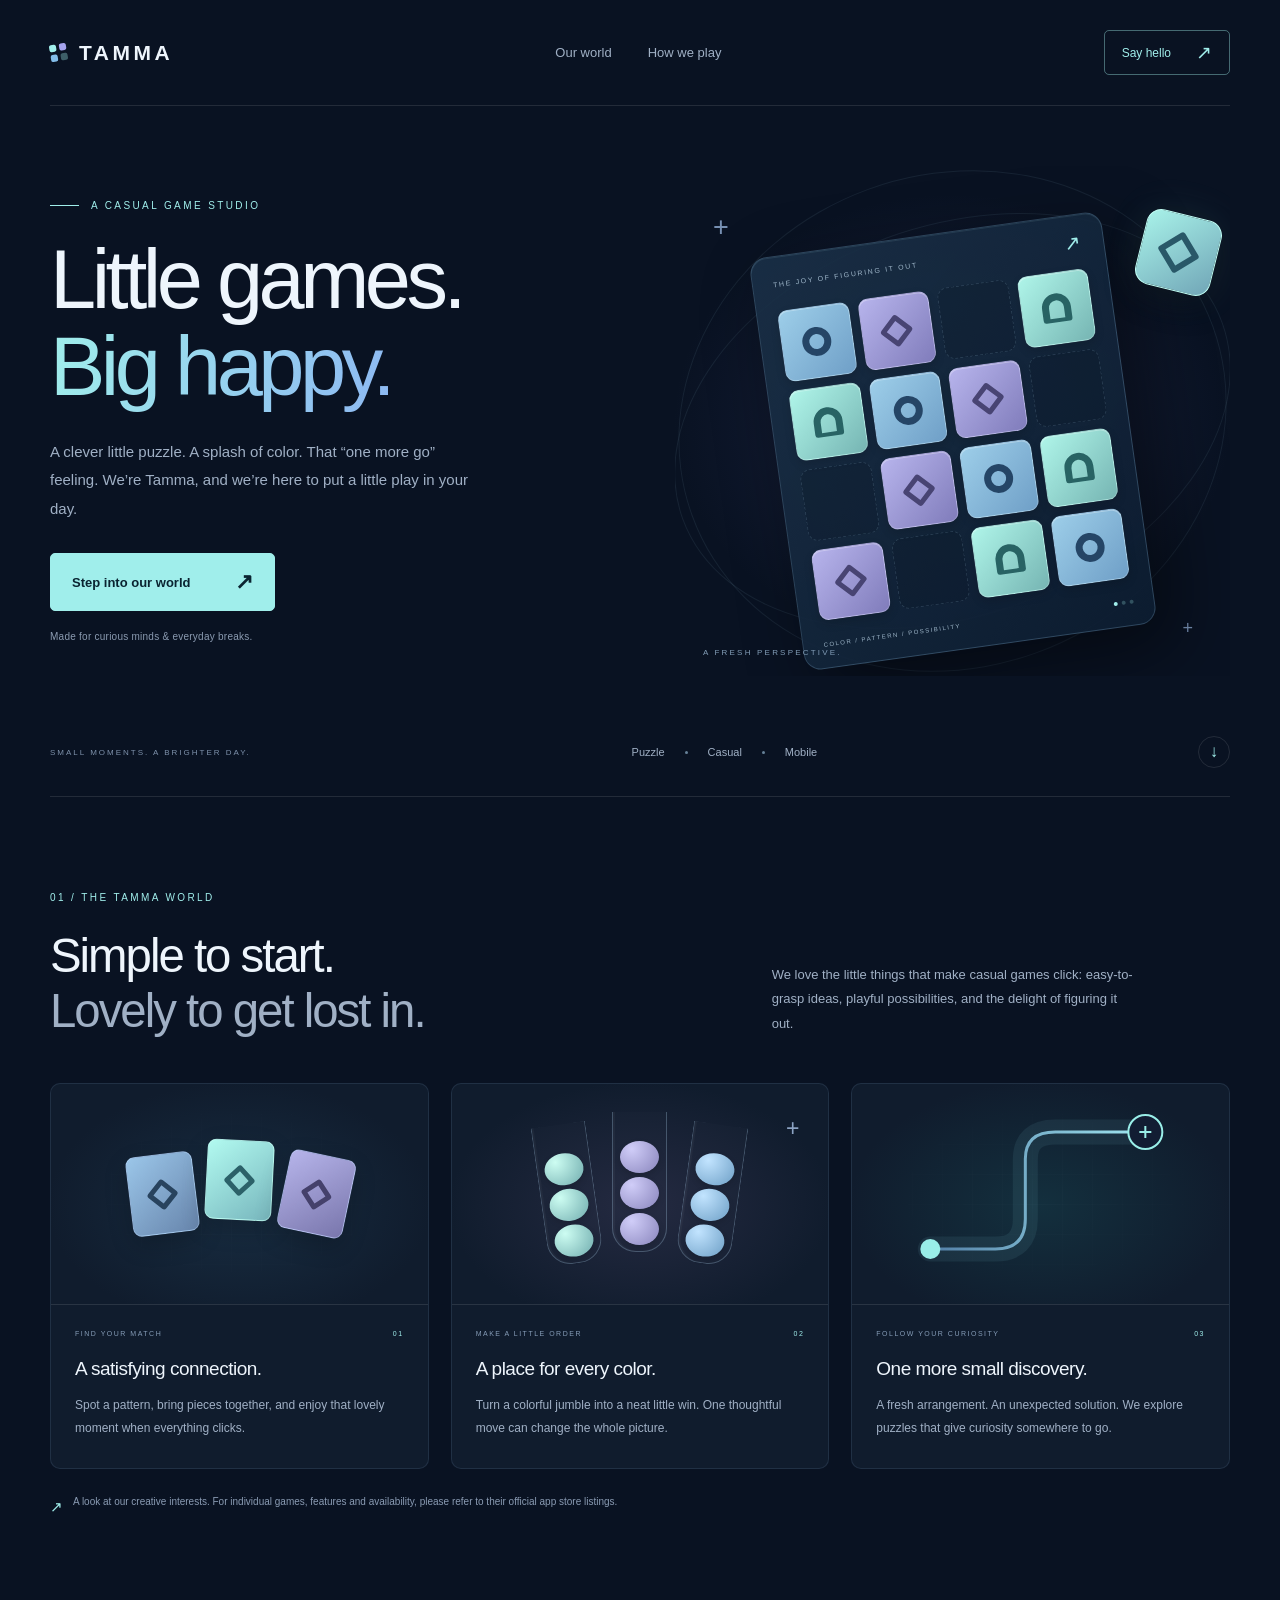
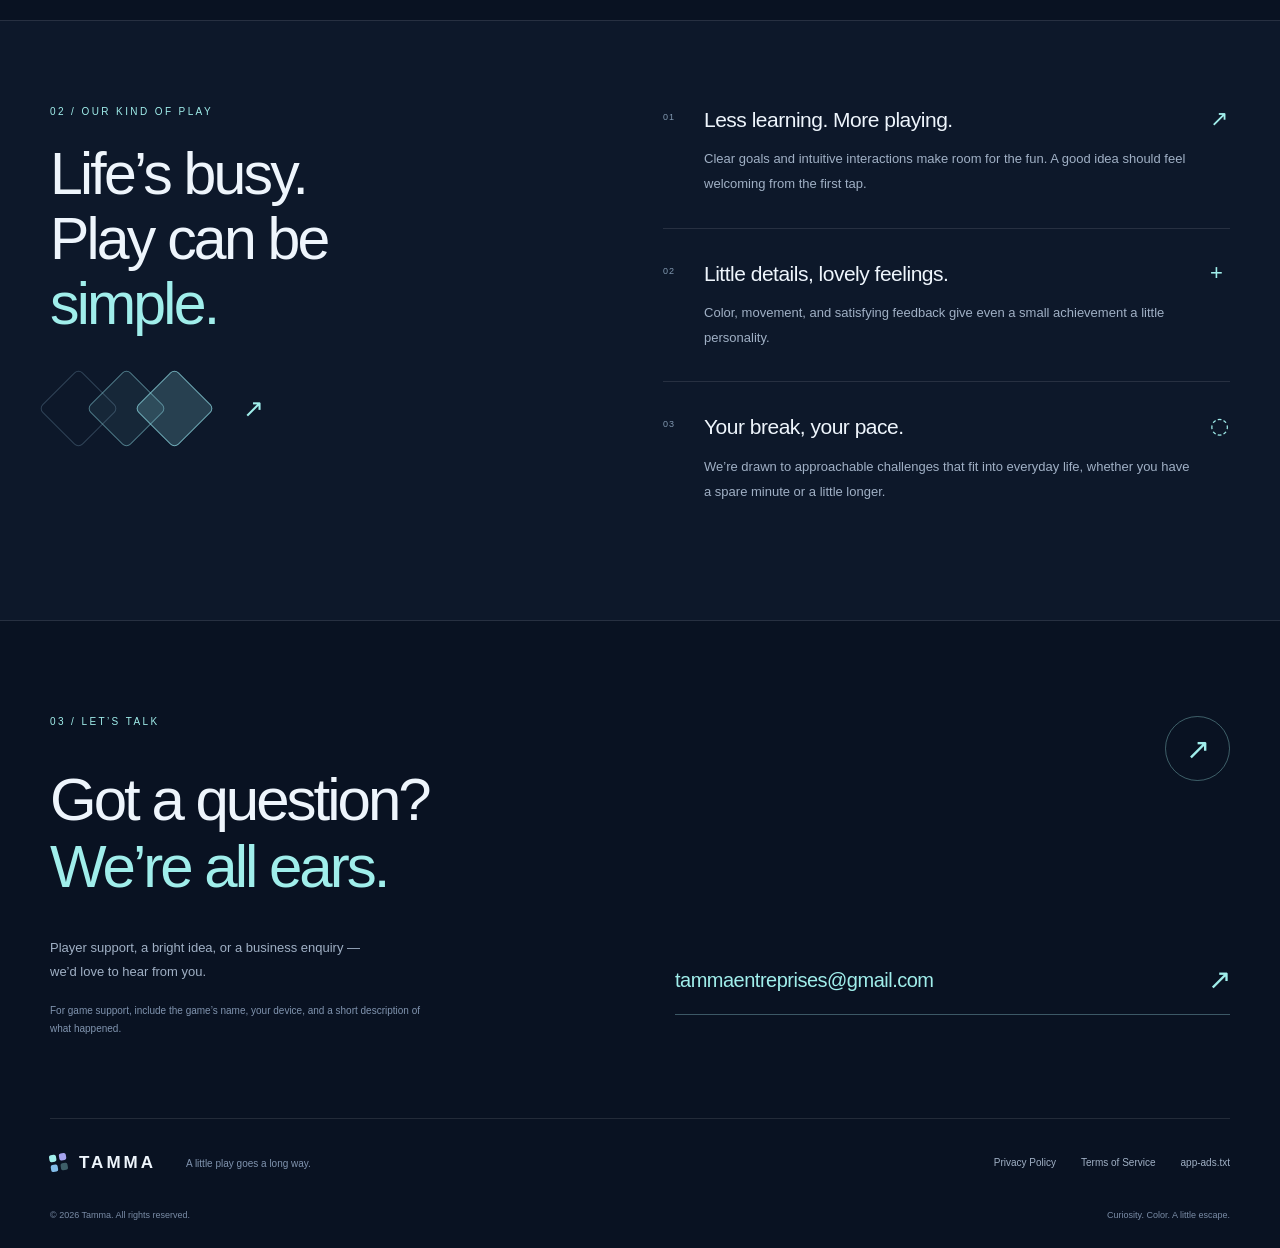
<file: index.html>
<!doctype html><html lang="en"><head><meta charset="utf-8"><meta name="viewport" content="width=device-width,initial-scale=1"><meta name="theme-color" content="#091222"><title>Tamma — A little play goes a long way</title><meta name="description" content="Welcome to Tamma. A casual game studio exploring colorful puzzles, satisfying little challenges, and feel-good moments for your everyday."><link rel="canonical" href="https://tammannn.xyz/"><meta property="og:title" content="Tamma — A little play goes a long way"><meta property="og:description" content="Colorful puzzles. Small discoveries. A brighter little break."><meta property="og:type" content="website"><meta property="og:url" content="https://tammannn.xyz/"><link rel="icon" href="/favicon.svg" type="image/svg+xml"><link rel="stylesheet" href="/style.css"></head><body><a class="skip" href="#main">Skip to content</a><header class="site-header wrap"><a class="brand" href="/" aria-label="Tamma home"><span class="brand-mark" aria-hidden="true"><i></i><i></i><i></i><i></i></span>TAMMA</a><nav aria-label="Main navigation"><a href="/#world">Our world</a><a href="/#approach">How we play</a></nav><a class="header-contact" href="/#contact">Say hello <span aria-hidden="true">↗</span></a></header>
<main id="main">
<section class="hero wrap"><div class="hero-copy"><p class="eyebrow"><span class="tiny-line"></span>A CASUAL GAME STUDIO</p><h1>Little games.<br><span>Big happy.</span></h1><p class="hero-description">A clever little puzzle. A splash of color. That “one more go” feeling. We’re Tamma, and we’re here to put a little play in your day.</p><a class="button" href="#world">Step into our world <span aria-hidden="true">↗</span></a><p class="hero-footnote">Made for curious minds &amp; everyday breaks.</p></div>
<div class="hero-art" role="img" aria-label="An illuminated blue, aqua and lavender puzzle board made of circles, diamonds and arches"><div class="art-glow"></div><div class="orbit orbit-outer"></div><div class="orbit orbit-inner"></div><span class="art-cross cross-one" aria-hidden="true">+</span><span class="art-cross cross-two" aria-hidden="true">+</span><div class="board-frame"><div class="board-label"><span>THE JOY OF FIGURING IT OUT</span><span aria-hidden="true">↗</span></div><div class="puzzle-board"><span class="puzzle-tile sky"><i class="glyph circle"></i></span><span class="puzzle-tile lilac"><i class="glyph diamond"></i></span><span class="puzzle-tile empty"><i class="glyph "></i></span><span class="puzzle-tile aqua"><i class="glyph arch"></i></span><span class="puzzle-tile aqua"><i class="glyph arch"></i></span><span class="puzzle-tile sky"><i class="glyph circle"></i></span><span class="puzzle-tile lilac"><i class="glyph diamond"></i></span><span class="puzzle-tile empty"><i class="glyph "></i></span><span class="puzzle-tile empty"><i class="glyph "></i></span><span class="puzzle-tile lilac"><i class="glyph diamond"></i></span><span class="puzzle-tile sky"><i class="glyph circle"></i></span><span class="puzzle-tile aqua"><i class="glyph arch"></i></span><span class="puzzle-tile lilac"><i class="glyph diamond"></i></span><span class="puzzle-tile empty"><i class="glyph "></i></span><span class="puzzle-tile aqua"><i class="glyph arch"></i></span><span class="puzzle-tile sky"><i class="glyph circle"></i></span></div><div class="board-bottom"><span>COLOR / PATTERN / POSSIBILITY</span><span class="three-dots" aria-hidden="true"><i></i><i></i><i></i></span></div></div><div class="floating-tile"><i class="glyph diamond"></i></div><span class="art-note">A FRESH PERSPECTIVE.</span></div></section>
<div class="hero-meta wrap"><span>SMALL MOMENTS. A BRIGHTER DAY.</span><div><span>Puzzle</span><i></i><span>Casual</span><i></i><span>Mobile</span></div><a href="#world" aria-label="Explore our creative focus"><span aria-hidden="true">↓</span></a></div>
<section class="world-section wrap" id="world"><div class="section-heading"><div><p class="eyebrow">01 / THE TAMMA WORLD</p><h2>Simple to start.<br><span>Lovely to get lost in.</span></h2></div><p>We love the little things that make casual games click: easy-to-grasp ideas, playful possibilities, and the delight of figuring it out.</p></div>
<div class="focus-grid"><article class="focus-card"><div class="focus-art match-art" aria-hidden="true"><span><i class="glyph diamond"></i></span><span><i class="glyph diamond"></i></span><span><i class="glyph diamond"></i></span><div class="art-grid"></div></div><div class="card-copy"><p class="card-number">FIND YOUR MATCH <span>01</span></p><h3>A satisfying connection.</h3><p>Spot a pattern, bring pieces together, and enjoy that lovely moment when everything clicks.</p></div></article>
<article class="focus-card"><div class="focus-art sort-art" aria-hidden="true"><div><i></i><i></i><i></i></div><div><i></i><i></i><i></i></div><div><i></i><i></i><i></i></div><span class="sort-spark">+</span></div><div class="card-copy"><p class="card-number">MAKE A LITTLE ORDER <span>02</span></p><h3>A place for every color.</h3><p>Turn a colorful jumble into a neat little win. One thoughtful move can change the whole picture.</p></div></article>
<article class="focus-card"><div class="focus-art discover-art" aria-hidden="true"><svg viewBox="0 0 320 220"><defs><linearGradient id="route-color" x1="0" x2="1"><stop stop-color="#537fa7"/><stop offset="1" stop-color="#a1e8f2"/></linearGradient></defs><path class="route-shadow" d="M50 165 H115 Q145 165 145 135 V75 Q145 48 175 48 H265"/><path class="route-main" d="M50 165 H115 Q145 165 145 135 V75 Q145 48 175 48 H265"/><circle cx="50" cy="165" r="10" fill="#99eee8"/><circle cx="265" cy="48" r="17" fill="#121d33" stroke="#99eee8" stroke-width="2"/><path d="M259 48 H271 M265 42 V54" stroke="#99eee8" stroke-width="2"/></svg><div class="art-grid"></div></div><div class="card-copy"><p class="card-number">FOLLOW YOUR CURIOSITY <span>03</span></p><h3>One more small discovery.</h3><p>A fresh arrangement. An unexpected solution. We explore puzzles that give curiosity somewhere to go.</p></div></article></div><p class="availability-note"><span aria-hidden="true">↗</span> A look at our creative interests. For individual games, features and availability, please refer to their official app store listings.</p></section>
<section class="approach-section" id="approach"><div class="wrap approach-grid"><div class="approach-title"><p class="eyebrow">02 / OUR KIND OF PLAY</p><h2>Life’s busy.<br>Play can be<br><span>simple.</span></h2><div class="approach-graphic" aria-hidden="true"><span></span><span></span><span></span><i>↗</i></div></div><div class="principles"><article><span class="principle-number">01</span><div><h3>Less learning. More playing.</h3><p>Clear goals and intuitive interactions make room for the fun. A good idea should feel welcoming from the first tap.</p></div><span class="principle-icon" aria-hidden="true">↗</span></article><article><span class="principle-number">02</span><div><h3>Little details, lovely feelings.</h3><p>Color, movement, and satisfying feedback give even a small achievement a little personality.</p></div><span class="principle-icon" aria-hidden="true">+</span></article><article><span class="principle-number">03</span><div><h3>Your break, your pace.</h3><p>We’re drawn to approachable challenges that fit into everyday life, whether you have a spare minute or a little longer.</p></div><span class="principle-icon" aria-hidden="true">◌</span></article></div></div></section>
<section class="contact-section wrap" id="contact"><div class="contact-top"><p class="eyebrow">03 / LET’S TALK</p><span class="contact-orbit" aria-hidden="true">↗</span></div><h2>Got a question?<br><span>We’re all ears.</span></h2><div class="contact-bottom"><div><p>Player support, a bright idea, or a business enquiry —<br class="desktop-break"> we’d love to hear from you.</p><p class="support-note">For game support, include the game’s name, your device, and a short description of what happened.</p></div><a class="email-link" href="mailto:tammaentreprises@gmail.com">tammaentreprises@gmail.com <span aria-hidden="true">↗</span></a></div></section>
</main><footer class="site-footer wrap"><div class="footer-top"><a class="brand" href="/" aria-label="Tamma home"><span class="brand-mark" aria-hidden="true"><i></i><i></i><i></i><i></i></span>TAMMA</a><p>A little play goes a long way.</p><nav aria-label="Legal and advertising information"><a href="/privacy-policy/">Privacy Policy</a><a href="/terms-of-service/">Terms of Service</a><a href="/app-ads.txt">app-ads.txt</a></nav></div><div class="footer-bottom"><span>© 2026 Tamma. All rights reserved.</span><span>Curiosity. Color. A little escape.</span></div></footer></body></html>
</file>
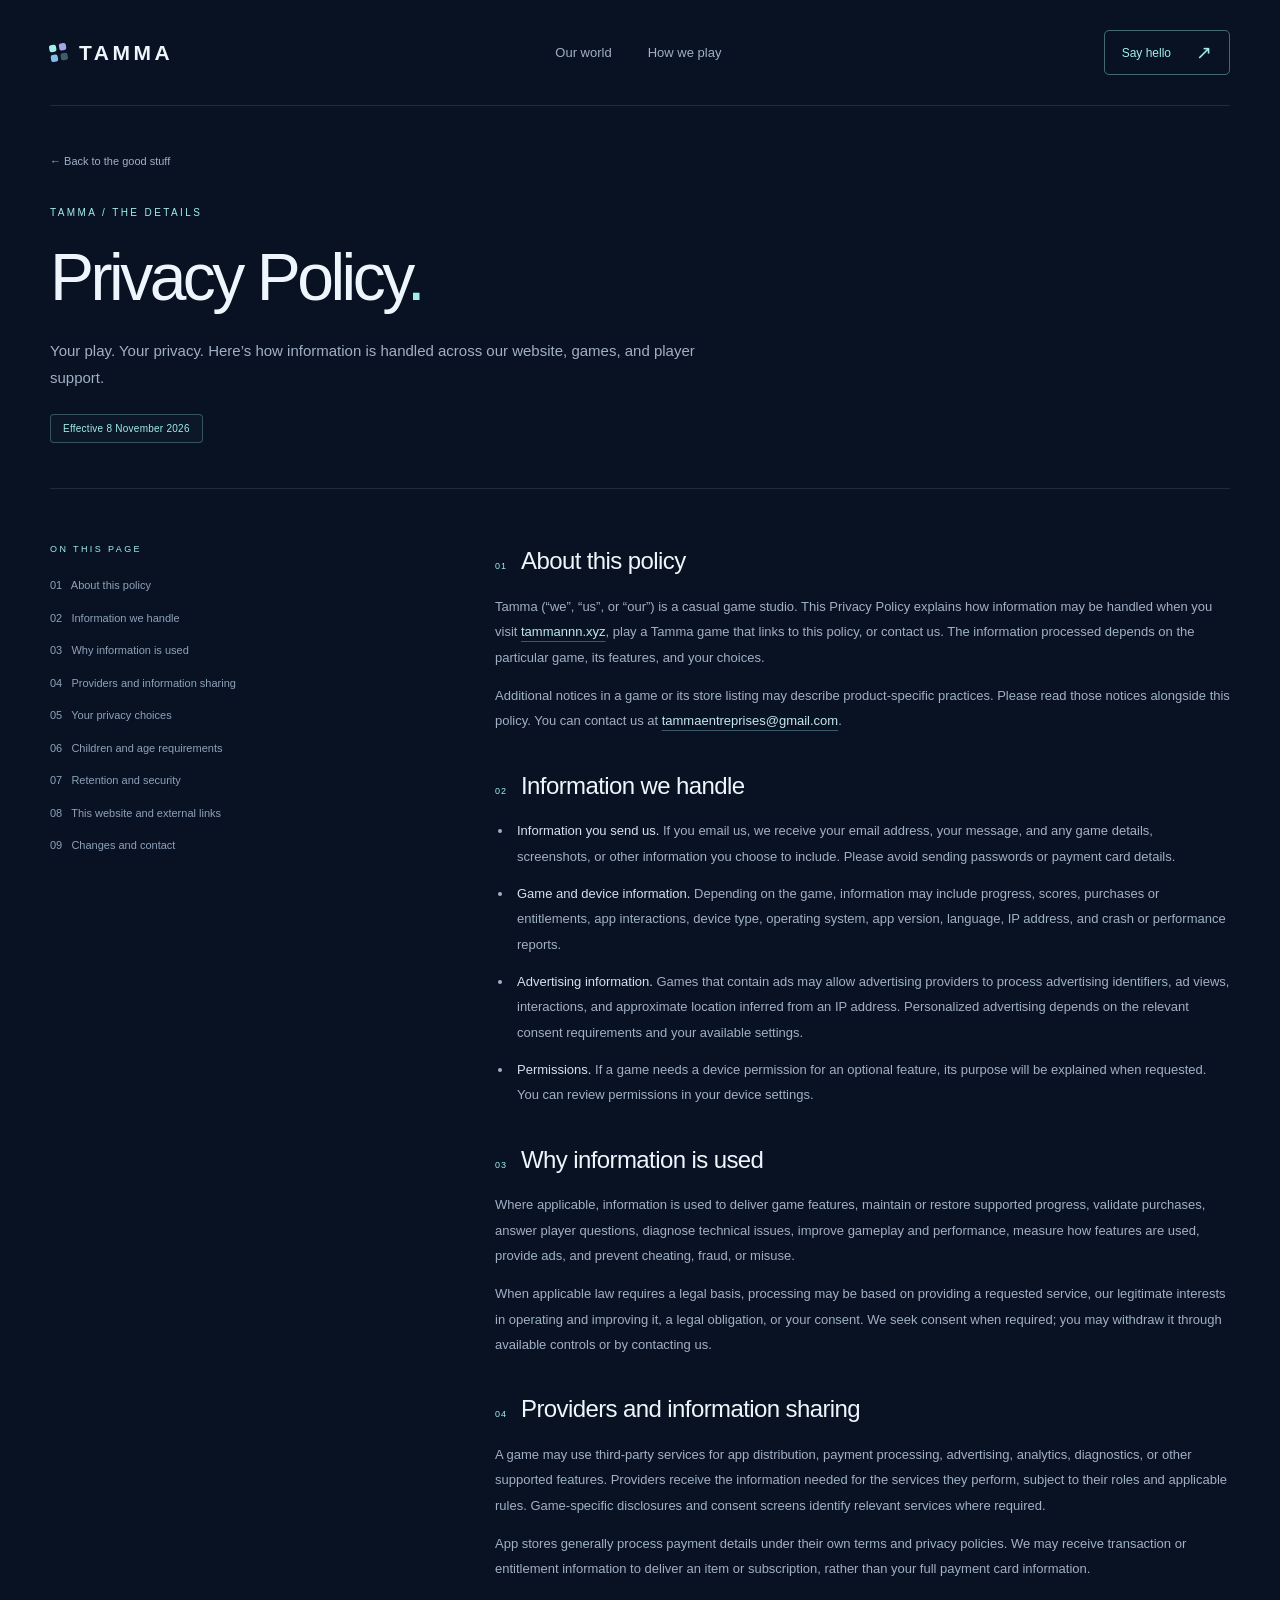
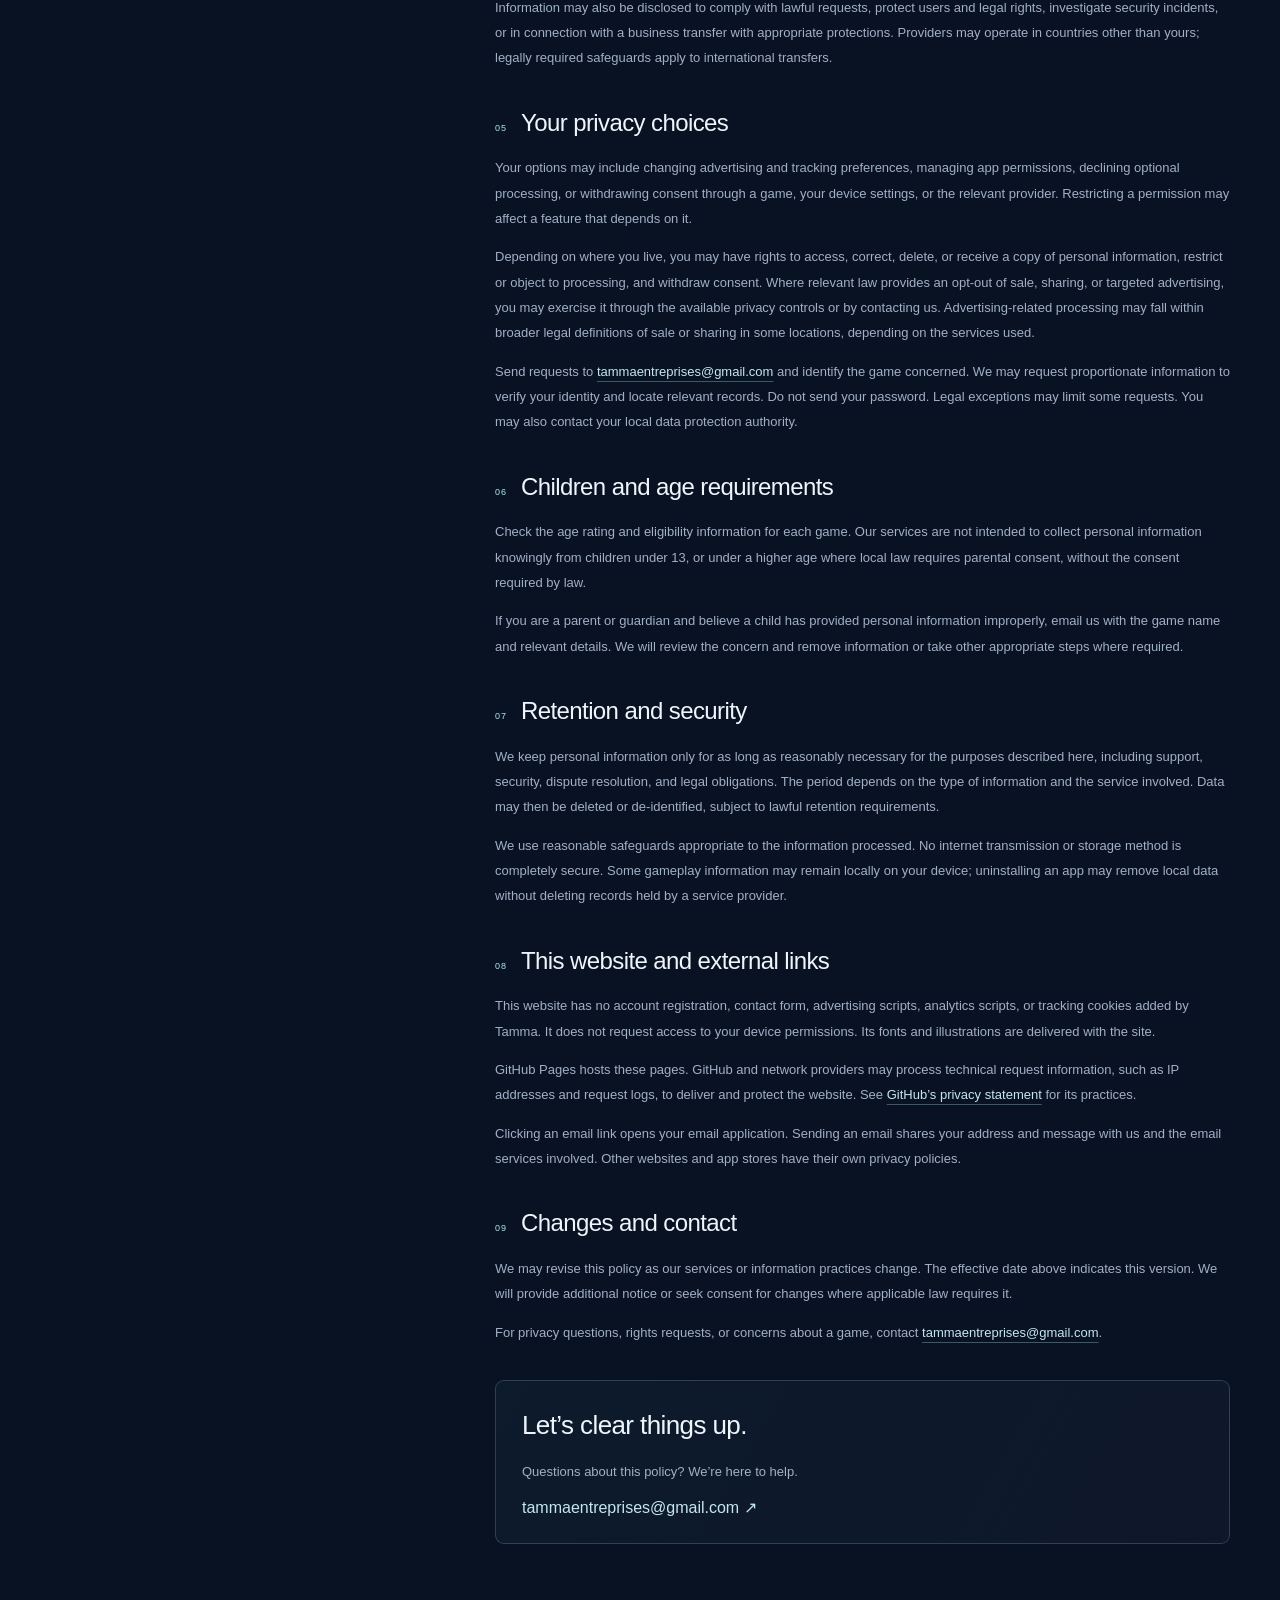
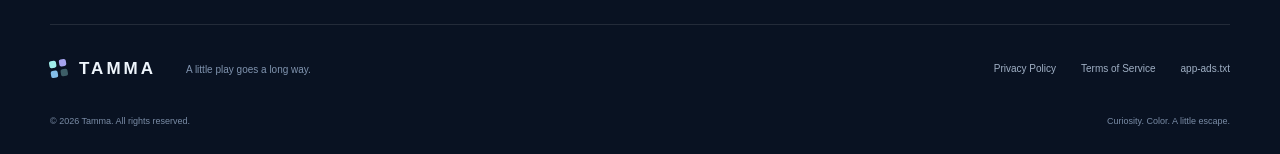
<file: privacy-policy/index.html>
<!doctype html><html lang="en"><head><meta charset="utf-8"><meta name="viewport" content="width=device-width, initial-scale=1"><meta name="theme-color" content="#091222"><title>Privacy Policy | Tamma</title><meta name="description" content="Your play. Your privacy. Here’s how information is handled across our website, games, and player support."><link rel="canonical" href="https://tammannn.xyz/privacy-policy/"><link rel="icon" href="/favicon.svg" type="image/svg+xml"><link rel="stylesheet" href="/style.css"></head><body><a class="skip" href="#main">Skip to content</a><header class="site-header wrap"><a class="brand" href="/" aria-label="Tamma home"><span class="brand-mark" aria-hidden="true"><i></i><i></i><i></i><i></i></span>TAMMA</a><nav aria-label="Main navigation"><a href="/#world">Our world</a><a href="/#approach">How we play</a></nav><a class="header-contact" href="/#contact">Say hello <span aria-hidden="true">↗</span></a></header><main id="main"><div class="legal-hero wrap"><a class="back-link" href="/">← Back to the good stuff</a><p class="eyebrow">TAMMA / THE DETAILS</p><h1>Privacy Policy<span class="orange-text">.</span></h1><p class="legal-intro">Your play. Your privacy. Here’s how information is handled across our website, games, and player support.</p><p class="legal-date">Effective 8 November 2026</p></div><div class="legal-layout wrap"><aside class="legal-toc"><p class="eyebrow">ON THIS PAGE</p><nav aria-label="On this page"><a href="#section-1">01 &nbsp; About this policy</a><a href="#section-2">02 &nbsp; Information we handle</a><a href="#section-3">03 &nbsp; Why information is used</a><a href="#section-4">04 &nbsp; Providers and information sharing</a><a href="#section-5">05 &nbsp; Your privacy choices</a><a href="#section-6">06 &nbsp; Children and age requirements</a><a href="#section-7">07 &nbsp; Retention and security</a><a href="#section-8">08 &nbsp; This website and external links</a><a href="#section-9">09 &nbsp; Changes and contact</a></nav></aside><article class="legal-body" aria-label="Privacy Policy"><section id="section-1"><h2><span>01</span>About this policy</h2><p>Tamma (“we”, “us”, or “our”) is a casual game studio. This Privacy Policy explains how information may be handled when you visit <a href="https://tammannn.xyz/">tammannn.xyz</a>, play a Tamma game that links to this policy, or contact us. The information processed depends on the particular game, its features, and your choices.</p><p>Additional notices in a game or its store listing may describe product-specific practices. Please read those notices alongside this policy. You can contact us at <a href="mailto:tammaentreprises@gmail.com">tammaentreprises@gmail.com</a>.</p></section><section id="section-2"><h2><span>02</span>Information we handle</h2><ul><li><strong>Information you send us.</strong> If you email us, we receive your email address, your message, and any game details, screenshots, or other information you choose to include. Please avoid sending passwords or payment card details.</li><li><strong>Game and device information.</strong> Depending on the game, information may include progress, scores, purchases or entitlements, app interactions, device type, operating system, app version, language, IP address, and crash or performance reports.</li><li><strong>Advertising information.</strong> Games that contain ads may allow advertising providers to process advertising identifiers, ad views, interactions, and approximate location inferred from an IP address. Personalized advertising depends on the relevant consent requirements and your available settings.</li><li><strong>Permissions.</strong> If a game needs a device permission for an optional feature, its purpose will be explained when requested. You can review permissions in your device settings.</li></ul></section><section id="section-3"><h2><span>03</span>Why information is used</h2><p>Where applicable, information is used to deliver game features, maintain or restore supported progress, validate purchases, answer player questions, diagnose technical issues, improve gameplay and performance, measure how features are used, provide ads, and prevent cheating, fraud, or misuse.</p><p>When applicable law requires a legal basis, processing may be based on providing a requested service, our legitimate interests in operating and improving it, a legal obligation, or your consent. We seek consent when required; you may withdraw it through available controls or by contacting us.</p></section><section id="section-4"><h2><span>04</span>Providers and information sharing</h2><p>A game may use third-party services for app distribution, payment processing, advertising, analytics, diagnostics, or other supported features. Providers receive the information needed for the services they perform, subject to their roles and applicable rules. Game-specific disclosures and consent screens identify relevant services where required.</p><p>App stores generally process payment details under their own terms and privacy policies. We may receive transaction or entitlement information to deliver an item or subscription, rather than your full payment card information.</p><p>Information may also be disclosed to comply with lawful requests, protect users and legal rights, investigate security incidents, or in connection with a business transfer with appropriate protections. Providers may operate in countries other than yours; legally required safeguards apply to international transfers.</p></section><section id="section-5"><h2><span>05</span>Your privacy choices</h2><p>Your options may include changing advertising and tracking preferences, managing app permissions, declining optional processing, or withdrawing consent through a game, your device settings, or the relevant provider. Restricting a permission may affect a feature that depends on it.</p><p>Depending on where you live, you may have rights to access, correct, delete, or receive a copy of personal information, restrict or object to processing, and withdraw consent. Where relevant law provides an opt-out of sale, sharing, or targeted advertising, you may exercise it through the available privacy controls or by contacting us. Advertising-related processing may fall within broader legal definitions of sale or sharing in some locations, depending on the services used.</p><p>Send requests to <a href="mailto:tammaentreprises@gmail.com">tammaentreprises@gmail.com</a> and identify the game concerned. We may request proportionate information to verify your identity and locate relevant records. Do not send your password. Legal exceptions may limit some requests. You may also contact your local data protection authority.</p></section><section id="section-6"><h2><span>06</span>Children and age requirements</h2><p>Check the age rating and eligibility information for each game. Our services are not intended to collect personal information knowingly from children under 13, or under a higher age where local law requires parental consent, without the consent required by law.</p><p>If you are a parent or guardian and believe a child has provided personal information improperly, email us with the game name and relevant details. We will review the concern and remove information or take other appropriate steps where required.</p></section><section id="section-7"><h2><span>07</span>Retention and security</h2><p>We keep personal information only for as long as reasonably necessary for the purposes described here, including support, security, dispute resolution, and legal obligations. The period depends on the type of information and the service involved. Data may then be deleted or de-identified, subject to lawful retention requirements.</p><p>We use reasonable safeguards appropriate to the information processed. No internet transmission or storage method is completely secure. Some gameplay information may remain locally on your device; uninstalling an app may remove local data without deleting records held by a service provider.</p></section><section id="section-8"><h2><span>08</span>This website and external links</h2><p>This website has no account registration, contact form, advertising scripts, analytics scripts, or tracking cookies added by Tamma. It does not request access to your device permissions. Its fonts and illustrations are delivered with the site.</p><p>GitHub Pages hosts these pages. GitHub and network providers may process technical request information, such as IP addresses and request logs, to deliver and protect the website. See <a href="https://docs.github.com/en/site-policy/privacy-policies/github-general-privacy-statement" rel="noopener noreferrer">GitHub’s privacy statement</a> for its practices.</p><p>Clicking an email link opens your email application. Sending an email shares your address and message with us and the email services involved. Other websites and app stores have their own privacy policies.</p></section><section id="section-9"><h2><span>09</span>Changes and contact</h2><p>We may revise this policy as our services or information practices change. The effective date above indicates this version. We will provide additional notice or seek consent for changes where applicable law requires it.</p><p>For privacy questions, rights requests, or concerns about a game, contact <a href="mailto:tammaentreprises@gmail.com">tammaentreprises@gmail.com</a>.</p></section><div class="legal-contact"><h2>Let’s clear things up.</h2><p>Questions about this policy? We’re here to help.</p><a href="mailto:tammaentreprises@gmail.com">tammaentreprises@gmail.com ↗</a></div></article></div></main>  <footer class="site-footer wrap"><div class="footer-top"><a class="brand" href="/" aria-label="Tamma home"><span class="brand-mark" aria-hidden="true"><i></i><i></i><i></i><i></i></span>TAMMA</a><p>A little play goes a long way.</p><nav aria-label="Legal and advertising information"><a href="/privacy-policy/">Privacy Policy</a><a href="/terms-of-service/">Terms of Service</a><a href="/app-ads.txt">app-ads.txt</a></nav></div><div class="footer-bottom"><span>© 2026 Tamma. All rights reserved.</span><span>Curiosity. Color. A little escape.</span></div></footer></body></html>
</file>
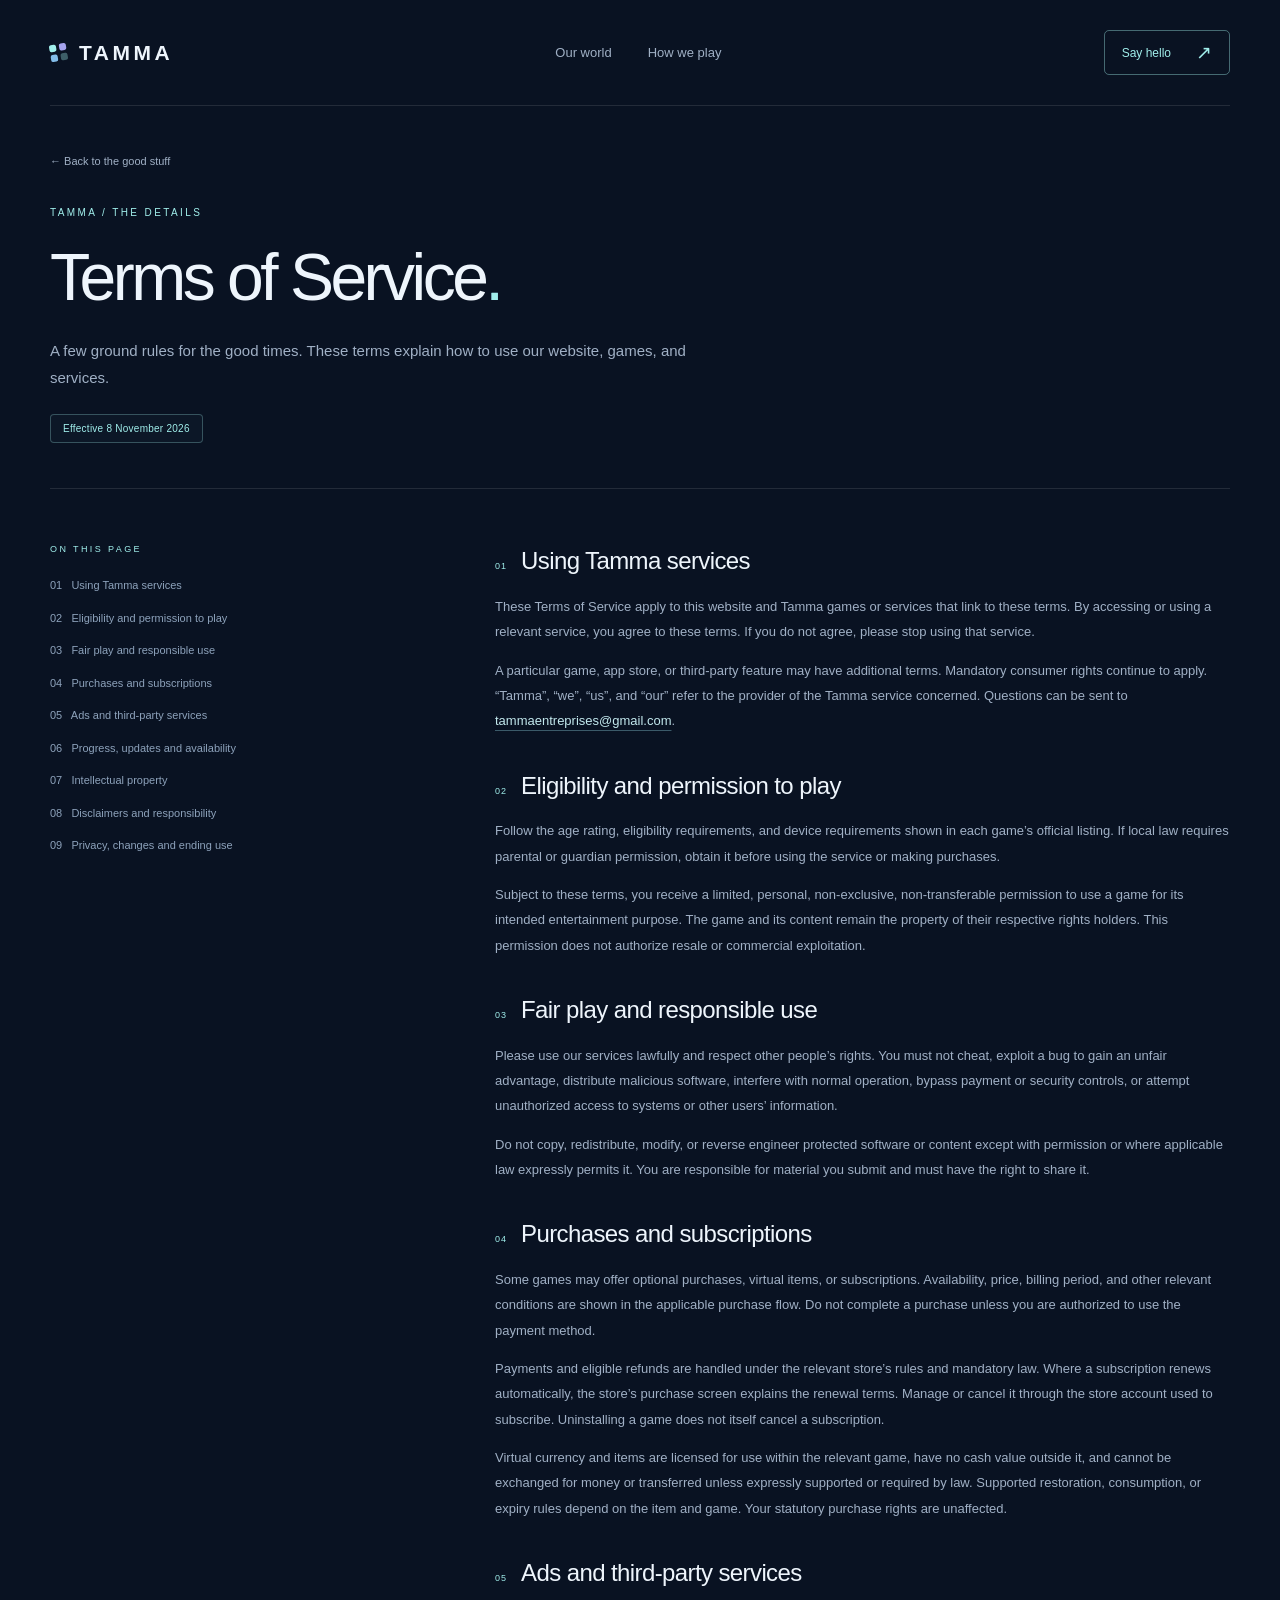
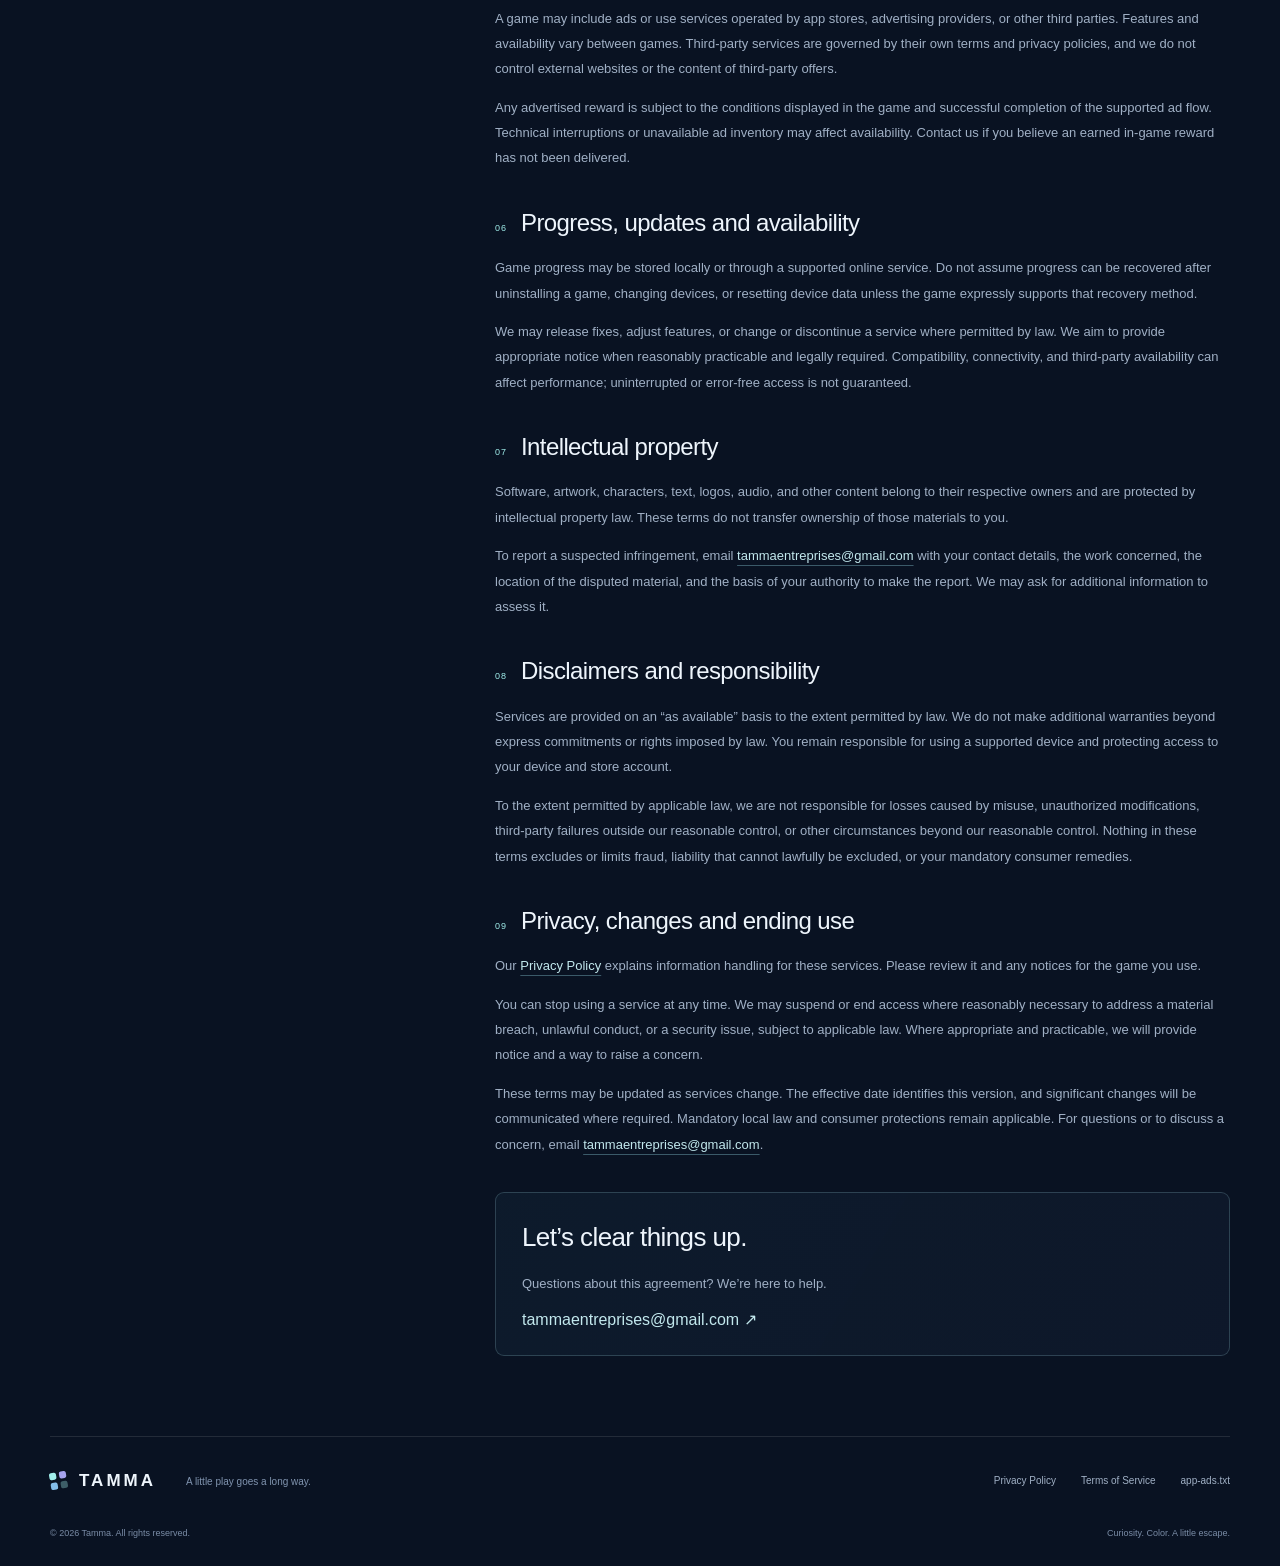
<file: terms-of-service/index.html>
<!doctype html><html lang="en"><head><meta charset="utf-8"><meta name="viewport" content="width=device-width, initial-scale=1"><meta name="theme-color" content="#091222"><title>Terms of Service | Tamma</title><meta name="description" content="A few ground rules for the good times. These terms explain how to use our website, games, and services."><link rel="canonical" href="https://tammannn.xyz/terms-of-service/"><link rel="icon" href="/favicon.svg" type="image/svg+xml"><link rel="stylesheet" href="/style.css"></head><body><a class="skip" href="#main">Skip to content</a><header class="site-header wrap"><a class="brand" href="/" aria-label="Tamma home"><span class="brand-mark" aria-hidden="true"><i></i><i></i><i></i><i></i></span>TAMMA</a><nav aria-label="Main navigation"><a href="/#world">Our world</a><a href="/#approach">How we play</a></nav><a class="header-contact" href="/#contact">Say hello <span aria-hidden="true">↗</span></a></header><main id="main"><div class="legal-hero wrap"><a class="back-link" href="/">← Back to the good stuff</a><p class="eyebrow">TAMMA / THE DETAILS</p><h1>Terms of Service<span class="orange-text">.</span></h1><p class="legal-intro">A few ground rules for the good times. These terms explain how to use our website, games, and services.</p><p class="legal-date">Effective 8 November 2026</p></div><div class="legal-layout wrap"><aside class="legal-toc"><p class="eyebrow">ON THIS PAGE</p><nav aria-label="On this page"><a href="#section-1">01 &nbsp; Using Tamma services</a><a href="#section-2">02 &nbsp; Eligibility and permission to play</a><a href="#section-3">03 &nbsp; Fair play and responsible use</a><a href="#section-4">04 &nbsp; Purchases and subscriptions</a><a href="#section-5">05 &nbsp; Ads and third-party services</a><a href="#section-6">06 &nbsp; Progress, updates and availability</a><a href="#section-7">07 &nbsp; Intellectual property</a><a href="#section-8">08 &nbsp; Disclaimers and responsibility</a><a href="#section-9">09 &nbsp; Privacy, changes and ending use</a></nav></aside><article class="legal-body" aria-label="Terms of Service"><section id="section-1"><h2><span>01</span>Using Tamma services</h2><p>These Terms of Service apply to this website and Tamma games or services that link to these terms. By accessing or using a relevant service, you agree to these terms. If you do not agree, please stop using that service.</p><p>A particular game, app store, or third-party feature may have additional terms. Mandatory consumer rights continue to apply. “Tamma”, “we”, “us”, and “our” refer to the provider of the Tamma service concerned. Questions can be sent to <a href="mailto:tammaentreprises@gmail.com">tammaentreprises@gmail.com</a>.</p></section><section id="section-2"><h2><span>02</span>Eligibility and permission to play</h2><p>Follow the age rating, eligibility requirements, and device requirements shown in each game’s official listing. If local law requires parental or guardian permission, obtain it before using the service or making purchases.</p><p>Subject to these terms, you receive a limited, personal, non-exclusive, non-transferable permission to use a game for its intended entertainment purpose. The game and its content remain the property of their respective rights holders. This permission does not authorize resale or commercial exploitation.</p></section><section id="section-3"><h2><span>03</span>Fair play and responsible use</h2><p>Please use our services lawfully and respect other people’s rights. You must not cheat, exploit a bug to gain an unfair advantage, distribute malicious software, interfere with normal operation, bypass payment or security controls, or attempt unauthorized access to systems or other users’ information.</p><p>Do not copy, redistribute, modify, or reverse engineer protected software or content except with permission or where applicable law expressly permits it. You are responsible for material you submit and must have the right to share it.</p></section><section id="section-4"><h2><span>04</span>Purchases and subscriptions</h2><p>Some games may offer optional purchases, virtual items, or subscriptions. Availability, price, billing period, and other relevant conditions are shown in the applicable purchase flow. Do not complete a purchase unless you are authorized to use the payment method.</p><p>Payments and eligible refunds are handled under the relevant store’s rules and mandatory law. Where a subscription renews automatically, the store’s purchase screen explains the renewal terms. Manage or cancel it through the store account used to subscribe. Uninstalling a game does not itself cancel a subscription.</p><p>Virtual currency and items are licensed for use within the relevant game, have no cash value outside it, and cannot be exchanged for money or transferred unless expressly supported or required by law. Supported restoration, consumption, or expiry rules depend on the item and game. Your statutory purchase rights are unaffected.</p></section><section id="section-5"><h2><span>05</span>Ads and third-party services</h2><p>A game may include ads or use services operated by app stores, advertising providers, or other third parties. Features and availability vary between games. Third-party services are governed by their own terms and privacy policies, and we do not control external websites or the content of third-party offers.</p><p>Any advertised reward is subject to the conditions displayed in the game and successful completion of the supported ad flow. Technical interruptions or unavailable ad inventory may affect availability. Contact us if you believe an earned in-game reward has not been delivered.</p></section><section id="section-6"><h2><span>06</span>Progress, updates and availability</h2><p>Game progress may be stored locally or through a supported online service. Do not assume progress can be recovered after uninstalling a game, changing devices, or resetting device data unless the game expressly supports that recovery method.</p><p>We may release fixes, adjust features, or change or discontinue a service where permitted by law. We aim to provide appropriate notice when reasonably practicable and legally required. Compatibility, connectivity, and third-party availability can affect performance; uninterrupted or error-free access is not guaranteed.</p></section><section id="section-7"><h2><span>07</span>Intellectual property</h2><p>Software, artwork, characters, text, logos, audio, and other content belong to their respective owners and are protected by intellectual property law. These terms do not transfer ownership of those materials to you.</p><p>To report a suspected infringement, email <a href="mailto:tammaentreprises@gmail.com">tammaentreprises@gmail.com</a> with your contact details, the work concerned, the location of the disputed material, and the basis of your authority to make the report. We may ask for additional information to assess it.</p></section><section id="section-8"><h2><span>08</span>Disclaimers and responsibility</h2><p>Services are provided on an “as available” basis to the extent permitted by law. We do not make additional warranties beyond express commitments or rights imposed by law. You remain responsible for using a supported device and protecting access to your device and store account.</p><p>To the extent permitted by applicable law, we are not responsible for losses caused by misuse, unauthorized modifications, third-party failures outside our reasonable control, or other circumstances beyond our reasonable control. Nothing in these terms excludes or limits fraud, liability that cannot lawfully be excluded, or your mandatory consumer remedies.</p></section><section id="section-9"><h2><span>09</span>Privacy, changes and ending use</h2><p>Our <a href="/privacy-policy/">Privacy Policy</a> explains information handling for these services. Please review it and any notices for the game you use.</p><p>You can stop using a service at any time. We may suspend or end access where reasonably necessary to address a material breach, unlawful conduct, or a security issue, subject to applicable law. Where appropriate and practicable, we will provide notice and a way to raise a concern.</p><p>These terms may be updated as services change. The effective date identifies this version, and significant changes will be communicated where required. Mandatory local law and consumer protections remain applicable. For questions or to discuss a concern, email <a href="mailto:tammaentreprises@gmail.com">tammaentreprises@gmail.com</a>.</p></section><div class="legal-contact"><h2>Let’s clear things up.</h2><p>Questions about this agreement? We’re here to help.</p><a href="mailto:tammaentreprises@gmail.com">tammaentreprises@gmail.com ↗</a></div></article></div></main>  <footer class="site-footer wrap"><div class="footer-top"><a class="brand" href="/" aria-label="Tamma home"><span class="brand-mark" aria-hidden="true"><i></i><i></i><i></i><i></i></span>TAMMA</a><p>A little play goes a long way.</p><nav aria-label="Legal and advertising information"><a href="/privacy-policy/">Privacy Policy</a><a href="/terms-of-service/">Terms of Service</a><a href="/app-ads.txt">app-ads.txt</a></nav></div><div class="footer-bottom"><span>© 2026 Tamma. All rights reserved.</span><span>Curiosity. Color. A little escape.</span></div></footer></body></html>
</file>
<file: style.css>
:root{--bg:#091222;--panel:#101d31;--panel2:#132238;--ink:#eef5fc;--muted:#a0b0c5;--cyan:#a0eeeb;--blue:#83bde9;--lilac:#a5a3ee;--line:#ffffff1b}
*{box-sizing:border-box}html{scroll-behavior:smooth;scroll-padding-top:35px}body{margin:0;background:var(--bg);color:var(--ink);font-family:Arial,Helvetica,sans-serif;-webkit-font-smoothing:antialiased;overflow-x:clip}a{color:inherit;text-underline-offset:5px}a:focus-visible{outline:2px solid var(--cyan);outline-offset:6px}::selection{background:var(--cyan);color:var(--bg)}.wrap{width:min(1180px,calc(100% - 96px));margin-inline:auto}.skip{position:absolute;top:-70px;left:15px;background:var(--cyan);color:var(--bg);padding:12px;z-index:10}.skip:focus{top:12px}.site-header{height:106px;display:flex;align-items:center;justify-content:space-between;border-bottom:1px solid var(--line);gap:25px}.brand{display:inline-flex;align-items:center;gap:12px;text-decoration:none;font-size:21px;font-weight:600;letter-spacing:3.5px;flex-shrink:0}.brand-mark{display:grid;grid-template-columns:repeat(2,7px);gap:3px;transform:rotate(-10deg);width:17px;height:17px}.brand-mark i{background:var(--cyan);border-radius:2px}.brand-mark i:nth-child(2){background:var(--lilac)}.brand-mark i:nth-child(3){background:var(--blue)}.brand-mark i:nth-child(4){opacity:.35}.site-header nav{display:flex;gap:36px;font-size:13px;color:var(--muted)}.site-header nav a{text-decoration:none}.site-header nav a:hover{color:var(--cyan)}.header-contact{display:flex;align-items:center;gap:25px;text-decoration:none;border:1px solid #a0eeeb66;border-radius:5px;padding:12px 17px;font-size:12px;color:var(--cyan);white-space:nowrap;transition:background .2s}.header-contact:hover{background:#a0eeeb12}.header-contact span{font-size:19px;line-height:1}h1,h2,h3,p{margin-top:0}.eyebrow{font-size:10px;letter-spacing:2.4px;font-weight:500;color:var(--cyan);margin-bottom:25px;display:flex;align-items:center;gap:12px}.tiny-line{height:1px;width:29px;background:var(--cyan);display:inline-block}.hero{position:relative;display:grid;grid-template-columns:1fr 1fr;gap:70px;align-items:center;min-height:630px;padding-top:55px;padding-bottom:55px}.hero-copy{position:relative;z-index:1}h1{font-size:clamp(58px,6.5vw,83px);font-weight:400;line-height:1.05;letter-spacing:-4.5px;margin-bottom:28px}h1 span{background:linear-gradient(105deg,var(--cyan),#8db8f2);background-clip:text;-webkit-background-clip:text;color:transparent}.hero-description{font-size:15px;line-height:1.9;color:var(--muted);max-width:425px;margin-bottom:30px}.button{display:inline-flex;align-items:center;gap:45px;padding:17px 21px;border-radius:5px;background:var(--cyan);color:#0a2431;text-decoration:none;font-size:13px;font-weight:600;border:1px solid var(--cyan);transition:background .2s,transform .2s;white-space:nowrap}.button span{font-size:22px;line-height:1}.button:hover{background:#c2fffa;transform:translateY(-2px)}.hero-footnote{font-size:10px;letter-spacing:.25px;color:#8b9bb1;margin-top:20px;margin-bottom:0}.hero-art{position:relative;height:510px;min-width:0;isolation:isolate;overflow:clip}.art-glow{position:absolute;inset:25px -5px;background:radial-gradient(ellipse at 50% 50%,#2c8b9e30 0%,#4d529b17 45%,transparent 70%);z-index:-1}.orbit{position:absolute;border:1px solid #a4cbdf16;border-radius:50%;pointer-events:none}.orbit-outer{inset:8px 0;transform:rotate(-20deg)}.orbit-inner{inset:60px -10px;transform:rotate(-20deg)}.board-frame{width:355px;position:absolute;top:67px;left:50%;transform:translateX(-50%) rotate(-8deg);padding:20px;border:1px solid #779fbd46;background:linear-gradient(135deg,#1a3047e8,#0d1d31ed);box-shadow:18px 25px 70px #0007,inset 0 1px #c8ffff17;border-radius:17px}.board-label,.board-bottom{display:flex;justify-content:space-between;align-items:center;gap:10px;font-size:7px;letter-spacing:1.7px;color:#a0b8cb}.board-label{margin-bottom:20px}.board-label>span:last-child{font-size:20px;line-height:.7;color:var(--cyan)}.board-bottom{margin-top:21px;font-size:6px;letter-spacing:1.5px}.puzzle-board{display:grid;grid-template-columns:repeat(4,1fr);gap:9px}.puzzle-tile{aspect-ratio:1;display:grid;place-items:center;border-radius:10px;border:1px solid #ffffff32;position:relative;box-shadow:inset 0 1px 0 #ffffff4d,0 4px 10px #0002}.puzzle-tile.sky{background:linear-gradient(135deg,#9dcee9,#6f9fc7);color:#254566}.puzzle-tile.aqua{background:linear-gradient(135deg,#aff5e9,#76b5b3);color:#286364}.puzzle-tile.lilac{background:linear-gradient(135deg,#b7b4ec,#807cbb);color:#484473}.puzzle-tile.empty{border:1px dashed #a6cfe52b;box-shadow:none;background:#07132133}.glyph{display:block;width:29px;height:29px;position:relative;color:inherit}.glyph.circle{border-radius:50%;border:7px solid currentColor}.glyph.diamond{width:24px;height:24px;border:5px solid currentColor;transform:rotate(45deg);border-radius:3px}.glyph.arch{border:7px solid currentColor;border-radius:20px 20px 4px 4px;border-bottom-width:4px}.floating-tile{position:absolute;display:grid;place-items:center;right:13px;top:48px;width:77px;height:77px;border-radius:15px;background:linear-gradient(135deg,#a8f2e9,#71a6b7);color:#295868;transform:rotate(14deg);box-shadow:0 12px 30px #0004,0 0 40px #9beee419;border:1px solid #c0fff5;z-index:2}.floating-tile .glyph{width:31px;height:31px;border-width:6px}.art-note{position:absolute;bottom:19px;left:28px;letter-spacing:2.2px;font-size:8px;color:#829db7}.art-cross{position:absolute;color:#7790b3;font-size:27px;font-weight:200;line-height:1}.cross-one{top:48px;left:38px}.cross-two{right:37px;bottom:39px;font-size:18px}.three-dots{display:flex;gap:4px}.three-dots i{height:4px;width:4px;border-radius:50%;background:var(--cyan)}.three-dots i:not(:first-child){opacity:.25}.hero-meta{display:flex;align-items:center;justify-content:space-between;padding-bottom:28px;border-bottom:1px solid var(--line);gap:20px}.hero-meta>span{font-size:8px;letter-spacing:2px;color:#7e91ab}.hero-meta>div{display:flex;align-items:center;gap:20px;font-size:11px;color:var(--muted)}.hero-meta>div i{width:3px;height:3px;border-radius:50%;background:#668198}.hero-meta>a{border:1px solid var(--line);height:32px;width:32px;border-radius:50%;display:grid;place-items:center;text-decoration:none;font-size:17px;color:var(--cyan)}.world-section{padding-top:95px;padding-bottom:100px}.section-heading{display:grid;grid-template-columns:1.4fr 1fr;gap:80px;align-items:end;margin-bottom:44px}h2{font-size:clamp(36px,3.7vw,49px);font-weight:400;line-height:1.17;letter-spacing:-2px;margin-bottom:0}h2>span{color:var(--muted)}.section-heading>p{font-size:13px;line-height:1.9;color:var(--muted);margin-bottom:2px;max-width:365px}.focus-grid{display:grid;grid-template-columns:repeat(3,1fr);gap:22px}.focus-card{border:1px solid #7698bb29;background:#101c2d;border-radius:10px;overflow:hidden}.focus-art{height:220px;position:relative;display:flex;justify-content:center;align-items:center;overflow:hidden;isolation:isolate;background:radial-gradient(ellipse at 50% 55%,#24476166,transparent 72%)}.focus-card:nth-child(2) .focus-art{background:radial-gradient(ellipse at 50% 55%,#4d466955,transparent 72%)}.focus-card:nth-child(3) .focus-art{background:radial-gradient(ellipse at 50% 55%,#1b5b634f,transparent 72%)}.art-grid{position:absolute;inset:0;background-image:linear-gradient(#ffffff04 1px,transparent 1px),linear-gradient(90deg,#ffffff04 1px,transparent 1px);background-size:30px 30px;z-index:-1;mask-image:radial-gradient(ellipse,black,transparent 80%)}.match-art{gap:10px}.match-art>span{width:67px;height:80px;border:1px solid #c1dcff66;background:linear-gradient(140deg,#9bc6e9,#6785ac);color:#28435e;border-radius:9px;display:grid;place-items:center;transform:rotate(-7deg);box-shadow:0 9px 25px #0003}.match-art>span:nth-child(2){background:linear-gradient(140deg,#b2faf0,#77b6bd);border-color:#c6fff28c;transform:translateY(-14px) rotate(3deg);color:#2c6169}.match-art>span:nth-child(3){transform:rotate(12deg);background:linear-gradient(140deg,#b6b4ea,#7976ac);color:#45416b}.match-art .glyph{width:23px;height:23px;border-width:5px}.sort-art{gap:17px}.sort-art>div{height:140px;width:55px;border:1px solid #a9cce94d;border-top:0;border-radius:0 0 24px 24px;padding:9px 7px 6px;display:flex;flex-direction:column-reverse;gap:4px;background:#ffffff03;box-shadow:inset 2px 0 #ffffff08;transform:rotate(-8deg)}.sort-art>div:nth-child(2){transform:translateY(-12px)}.sort-art>div:nth-child(3){transform:rotate(8deg)}.sort-art i{height:32px;border-radius:50%;background:radial-gradient(circle at 30% 25%,#cdfdf2,#70acae);box-shadow:0 3px 6px #0002}.sort-art>div:nth-child(2) i{background:radial-gradient(circle at 30% 25%,#d0cdf8,#8985bc)}.sort-art>div:nth-child(3) i{background:radial-gradient(circle at 30% 25%,#c2e4ff,#6d9fc6)}.sort-spark{position:absolute;top:31px;right:29px;font-size:23px;font-weight:200;color:#8ca3c3}.discover-art svg{width:100%;height:220px}.route-shadow{fill:none;stroke:#8de5ed14;stroke-width:25;stroke-linecap:round}.route-main{fill:none;stroke:url(#route-color);stroke-width:3;stroke-linecap:round}.card-copy{padding:25px 24px 28px;border-top:1px solid var(--line)}.card-number{display:flex;justify-content:space-between;gap:8px;font-size:7px;letter-spacing:1.5px;color:#859cb7;margin-bottom:19px}.card-number>span{color:var(--cyan)}h3{font-size:19px;line-height:1.35;font-weight:400;letter-spacing:-.5px;margin-bottom:13px}.card-copy>p:last-child{font-size:12px;line-height:1.9;color:var(--muted);margin-bottom:0}.availability-note{font-size:10px;line-height:1.8;color:#8a9bb3;margin:24px 0 0;display:flex;align-items:flex-start;gap:10px}.availability-note>span{color:var(--cyan);font-size:15px}.approach-section{background:#0d182a;border-block:1px solid var(--line);padding:85px 0}.approach-grid{display:grid;grid-template-columns:1fr 1.15fr;gap:120px}.approach-title h2{font-size:59px;line-height:1.1;letter-spacing:-2.8px}.approach-title h2 span{color:var(--cyan)}.approach-graphic{display:flex;align-items:center;margin-top:43px;margin-left:9px;height:58px}.approach-graphic>span{height:57px;width:57px;display:block;border:1px solid #799eb751;transform:rotate(45deg);border-radius:6px;margin-left:-9px}.approach-graphic>span:nth-child(2){background:#8edbe414;border-color:#8edbe473}.approach-graphic>span:nth-child(3){background:#8edbe434;border-color:#8edbe4ae}.approach-graphic>i{font-style:normal;margin-left:40px;font-size:25px;color:var(--cyan)}.principles article{display:grid;grid-template-columns:24px 1fr 20px;gap:17px;padding:31px 0;border-top:1px solid var(--line)}.principles article:first-child{padding-top:0;border-top:0}.principle-number{font-size:9px;letter-spacing:1px;color:#8299b1;padding-top:6px}.principles h3{font-size:21px;margin-bottom:13px}.principles p{color:var(--muted);font-size:13px;line-height:1.9;margin-bottom:0}.principle-icon{font-size:22px;color:var(--cyan);line-height:1;padding-top:2px}.contact-section{padding-top:95px;padding-bottom:80px}.contact-top{display:flex;justify-content:space-between;align-items:flex-start}.contact-orbit{display:grid;place-items:center;width:65px;height:65px;border:1px solid #a0eeeb59;border-radius:50%;color:var(--cyan);font-size:29px}.contact-section h2{font-size:60px;letter-spacing:-3px;line-height:1.12;margin-top:-15px;margin-bottom:35px}.contact-section h2>span{color:var(--cyan)}.contact-bottom{display:grid;grid-template-columns:1fr 1fr;gap:70px;align-items:center}.contact-bottom p{font-size:13px;line-height:1.9;color:var(--muted);margin-bottom:17px}.contact-bottom p.support-note{font-size:10px;line-height:1.8;color:#8094af;max-width:380px;margin-bottom:0}.email-link{font-size:20px;line-height:1.5;letter-spacing:-.5px;text-decoration:none;border-bottom:1px solid #92d2da5e;padding-bottom:13px;display:flex;justify-content:space-between;align-items:center;gap:15px;color:var(--cyan);overflow-wrap:anywhere}.email-link span{font-size:28px}.email-link:hover{color:#d6fffb;border-color:var(--cyan)}.site-footer{padding-top:34px;padding-bottom:28px;border-top:1px solid var(--line)}.footer-top{display:flex;align-items:center;gap:30px;flex-wrap:wrap}.footer-top .brand{font-size:17px;letter-spacing:3px}.footer-top>p{font-size:10px;color:#8094af;margin:2px 0 0}.footer-top nav{margin-left:auto;display:flex;gap:25px;font-size:10px;color:var(--muted)}.footer-top nav a{text-decoration:none}.footer-top nav a:hover{color:var(--cyan)}.footer-bottom{font-size:9px;color:#7a8ca6;display:flex;justify-content:space-between;margin-top:37px;gap:20px}.back-link{font-size:11px;color:var(--muted);text-decoration:none;display:inline-block;margin-bottom:40px}.back-link:hover{color:var(--cyan)}.legal-hero{padding-top:45px;padding-bottom:45px;border-bottom:1px solid var(--line)}.legal-hero h1{font-size:66px;letter-spacing:-3.5px;margin-bottom:25px}.legal-hero .orange-text{color:var(--cyan)}.legal-intro{font-size:15px;line-height:1.8;color:var(--muted);max-width:650px;margin-bottom:23px}.legal-date{display:inline-block;margin:0;padding:8px 12px;border:1px solid #9be6e54a;border-radius:4px;color:var(--cyan);font-size:10px;letter-spacing:.25px;background:#8bddd207}.legal-layout{display:grid;grid-template-columns:225px minmax(0,735px);gap:85px;justify-content:space-between;padding-top:55px;padding-bottom:80px}.legal-toc{align-self:start;position:sticky;top:35px}.legal-toc .eyebrow{font-size:9px;margin-bottom:23px}.legal-toc nav{display:flex;flex-direction:column;gap:16px}.legal-toc a{font-size:11px;line-height:1.5;text-decoration:none;color:#8da2bb}.legal-toc a:hover{color:var(--cyan)}.legal-body section{margin-bottom:35px;scroll-margin-top:35px}.legal-body h2{font-size:24px;letter-spacing:-.6px;line-height:1.4;margin-bottom:16px}.legal-body h2>span{font-size:9px;letter-spacing:1px;color:var(--cyan);margin-right:14px}.legal-body p,.legal-body li{font-size:13px;line-height:1.95;color:var(--muted);overflow-wrap:anywhere}.legal-body p{margin-bottom:13px}.legal-body strong{font-weight:500;color:#d4e0ef}.legal-body ul{padding-left:18px}.legal-body li{margin-bottom:12px;padding-left:4px}.legal-body a{color:#c2e8ed;text-decoration-color:#8fd5e05e}.legal-contact{padding:26px;border:1px solid #a3dbe336;border-radius:9px;background:linear-gradient(120deg,#162e4150,#17233c55)}.legal-contact h2{font-size:26px}.legal-contact>a{font-size:16px;overflow-wrap:anywhere;text-decoration:none}.error-section{min-height:55vh;padding-block:65px}.error-section h1{margin-top:25px}.error-section p{font-size:15px;color:var(--muted);line-height:1.8}
@media(max-width:1050px){.wrap{width:calc(100% - 64px)}.hero{gap:35px;min-height:600px}.hero-art{height:460px}.board-frame{width:305px;top:70px;padding:17px}.board-label{font-size:6px;letter-spacing:1.2px;margin-bottom:17px}.puzzle-board{gap:8px}.puzzle-tile{border-radius:8px}.glyph{width:25px;height:25px}.glyph.circle{border-width:6px}.glyph.arch{border-width:6px;border-bottom-width:4px}.glyph.diamond{width:21px;height:21px;border-width:4px}.floating-tile{right:10px;top:48px;width:65px;height:65px;border-radius:12px}.floating-tile .glyph{width:26px;height:26px;border-width:5px}.cross-one{left:14px;top:49px}.orbit-inner{inset:70px 0}.art-note{left:15px;bottom:21px;font-size:7px}.board-bottom{font-size:5px;letter-spacing:1.2px}.section-heading{gap:40px}.focus-grid{gap:15px}.card-copy{padding:23px 19px}.card-copy h3{font-size:17px}.card-number{font-size:6px;letter-spacing:1px}.focus-art{height:195px}.match-art{gap:8px}.match-art>span{width:56px;height:69px}.sort-art{gap:12px}.sort-art>div{width:48px;height:128px}.sort-art i{height:29px}.sort-spark{right:17px;top:24px}.approach-grid{gap:70px}.approach-title h2{font-size:53px}.principles h3{font-size:19px}.contact-bottom{gap:45px}.email-link{font-size:17px}.footer-top{gap:23px}.footer-top nav{gap:18px}.footer-top>p{font-size:9px}.legal-layout{gap:45px;grid-template-columns:190px minmax(0,1fr)}}
@media(max-width:760px){.wrap{width:calc(100% - 40px)}.site-header{height:82px;gap:15px}.brand{font-size:18px;letter-spacing:2.7px;gap:10px}.site-header nav{display:none}.header-contact{font-size:11px;padding:10px 12px;gap:16px}.header-contact span{font-size:17px}.hero{grid-template-columns:1fr;gap:10px;padding-top:49px;padding-bottom:27px;min-height:0}.hero h1{font-size:clamp(51px,11.5vw,78px);letter-spacing:-3px;line-height:1.05;margin-bottom:24px}.hero .eyebrow{font-size:8px;letter-spacing:1.9px;margin-bottom:24px}.tiny-line{width:22px}.hero-description{font-size:13px;line-height:1.95;max-width:440px;margin-bottom:27px}.button{font-size:12px;padding:15px 18px;gap:35px}.button span{font-size:20px}.hero-footnote{font-size:9px;margin-top:17px}.hero-art{height:435px;width:min(100%,430px);justify-self:center;margin-top:10px}.board-frame{width:300px;top:59px;padding:17px}.floating-tile{right:10px;top:42px;width:62px;height:62px}.orbit-outer{inset:18px 10px}.orbit-inner{inset:65px 8px}.cross-one{left:18px;top:38px}.cross-two{right:28px;bottom:28px}.art-note{bottom:13px;left:17px}.hero-meta{padding-bottom:23px;gap:12px}.hero-meta>span{font-size:6px;letter-spacing:1.4px;max-width:105px;line-height:1.8}.hero-meta>div{gap:12px;font-size:9px}.hero-meta>div i{height:2px;width:2px}.hero-meta>a{height:27px;width:27px;font-size:14px}.world-section{padding-block:62px}.eyebrow{font-size:8px;letter-spacing:1.9px;margin-bottom:20px}.section-heading{grid-template-columns:1fr;gap:22px;margin-bottom:29px}h2{font-size:35px;letter-spacing:-1.5px}.section-heading>p{font-size:12px;max-width:430px;line-height:1.9}.focus-grid{grid-template-columns:1fr;gap:21px}.focus-art{height:225px}.card-copy{padding:25px}.card-number{font-size:7px;letter-spacing:1.3px;margin-bottom:18px}.card-copy h3{font-size:22px}.card-copy>p:last-child{font-size:12px;max-width:450px}.match-art>span{width:70px;height:84px}.match-art{gap:13px}.match-art .glyph{width:26px;height:26px;border-width:5px}.sort-art{gap:20px}.sort-art>div{height:144px;width:57px;padding:9px 8px 6px}.sort-art i{height:33px}.sort-spark{top:31px;right:39px}.discover-art svg{width:320px;max-width:100%}.availability-note{font-size:9px;line-height:1.9;margin-top:20px}.approach-section{padding-block:59px}.approach-grid{grid-template-columns:1fr;gap:45px}.approach-title{position:relative}.approach-title h2{font-size:47px;letter-spacing:-2px}.approach-graphic{position:absolute;right:7px;bottom:7px;margin:0;height:45px}.approach-graphic>span{height:38px;width:38px;border-radius:4px;margin-left:-5px}.approach-graphic>i{display:none}.principles article{grid-template-columns:20px 1fr 16px;gap:12px;padding:25px 0}.principles h3{font-size:19px;letter-spacing:-.5px}.principles p{font-size:12px}.principle-number{font-size:8px}.principle-icon{font-size:20px}.contact-section{padding-top:60px;padding-bottom:58px}.contact-top .eyebrow{margin-bottom:30px}.contact-orbit{height:45px;width:45px;font-size:23px}.contact-section h2{font-size:43px;letter-spacing:-2px;margin-top:0;margin-bottom:28px}.contact-bottom{grid-template-columns:1fr;gap:28px}.contact-bottom p{font-size:12px;margin-bottom:16px}.contact-bottom p.support-note{font-size:9px;max-width:430px}.email-link{font-size:clamp(14px,4.1vw,21px);letter-spacing:-.3px;gap:10px;padding-bottom:14px}.email-link span{font-size:24px}.site-footer{padding-block:27px}.footer-top{gap:17px}.footer-top .brand{font-size:16px;letter-spacing:2.8px}.footer-top>p{margin-left:auto;font-size:8px}.footer-top nav{width:100%;justify-content:space-between;margin-top:14px;font-size:9px;gap:12px}.footer-bottom{font-size:8px;line-height:1.6;flex-direction:column;gap:8px;margin-top:29px}.legal-hero{padding-top:32px;padding-bottom:33px}.back-link{font-size:10px;margin-bottom:30px}.legal-hero h1{font-size:clamp(39px,10vw,57px);letter-spacing:-2px;line-height:1.1;margin-bottom:22px}.legal-intro{font-size:13px;line-height:1.85;margin-bottom:20px}.legal-date{font-size:9px;padding:8px 10px}.legal-layout{grid-template-columns:1fr;gap:33px;padding-top:32px;padding-bottom:55px}.legal-toc{position:static;border-bottom:1px solid var(--line);padding-bottom:25px}.legal-toc .eyebrow{font-size:8px;margin-bottom:18px}.legal-toc nav{display:grid;grid-template-columns:1fr 1fr;gap:13px 18px}.legal-toc a{font-size:9px;line-height:1.6}.legal-body h2{font-size:21px;letter-spacing:-.5px}.legal-body h2>span{display:block;font-size:8px;margin-bottom:7px}.legal-body p,.legal-body li{font-size:12px;line-height:1.95}.legal-body section{margin-bottom:30px}.legal-contact{padding:23px}.legal-contact h2{font-size:24px}.legal-contact>a{font-size:14px}.desktop-break{display:none}}
@media(max-width:370px){.hero-art{height:355px}.board-frame{width:250px;top:57px;padding:13px;border-radius:13px}.board-label{font-size:5px;letter-spacing:.8px;margin-bottom:14px}.board-label>span:last-child{font-size:15px}.board-bottom{margin-top:15px;font-size:4px;letter-spacing:1px}.puzzle-board{gap:7px}.puzzle-tile{border-radius:7px}.puzzle-tile .glyph{width:22px;height:22px}.puzzle-tile .glyph.circle{border-width:5px}.puzzle-tile .glyph.arch{border-width:5px;border-bottom-width:3px}.puzzle-tile .glyph.diamond{width:18px;height:18px;border-width:4px}.floating-tile{right:8px;top:40px;width:51px;height:51px;border-radius:10px}.floating-tile .glyph{width:23px;height:23px;border-width:4px}.art-note{font-size:6px;bottom:7px;left:12px}.cross-one{top:34px;left:13px;font-size:22px}.cross-two{bottom:27px;right:18px}.hero-meta>div{gap:9px;font-size:8px}.hero-meta>span{font-size:5px;letter-spacing:1.2px;max-width:87px}.hero-meta>a{height:24px;width:24px}.hero-meta{gap:8px}.approach-graphic{right:4px;bottom:10px}.approach-graphic>span{height:29px;width:29px}.approach-title h2{font-size:44px}.contact-section h2{font-size:40px}.footer-top>p{width:100%;margin-left:0}.match-art>span{width:60px;height:75px}.sort-art>div{width:53px}.sort-art{gap:16px}.card-copy h3{font-size:20px}}
@media(prefers-reduced-motion:reduce){html{scroll-behavior:auto}*{transition:none!important}}
</file>
